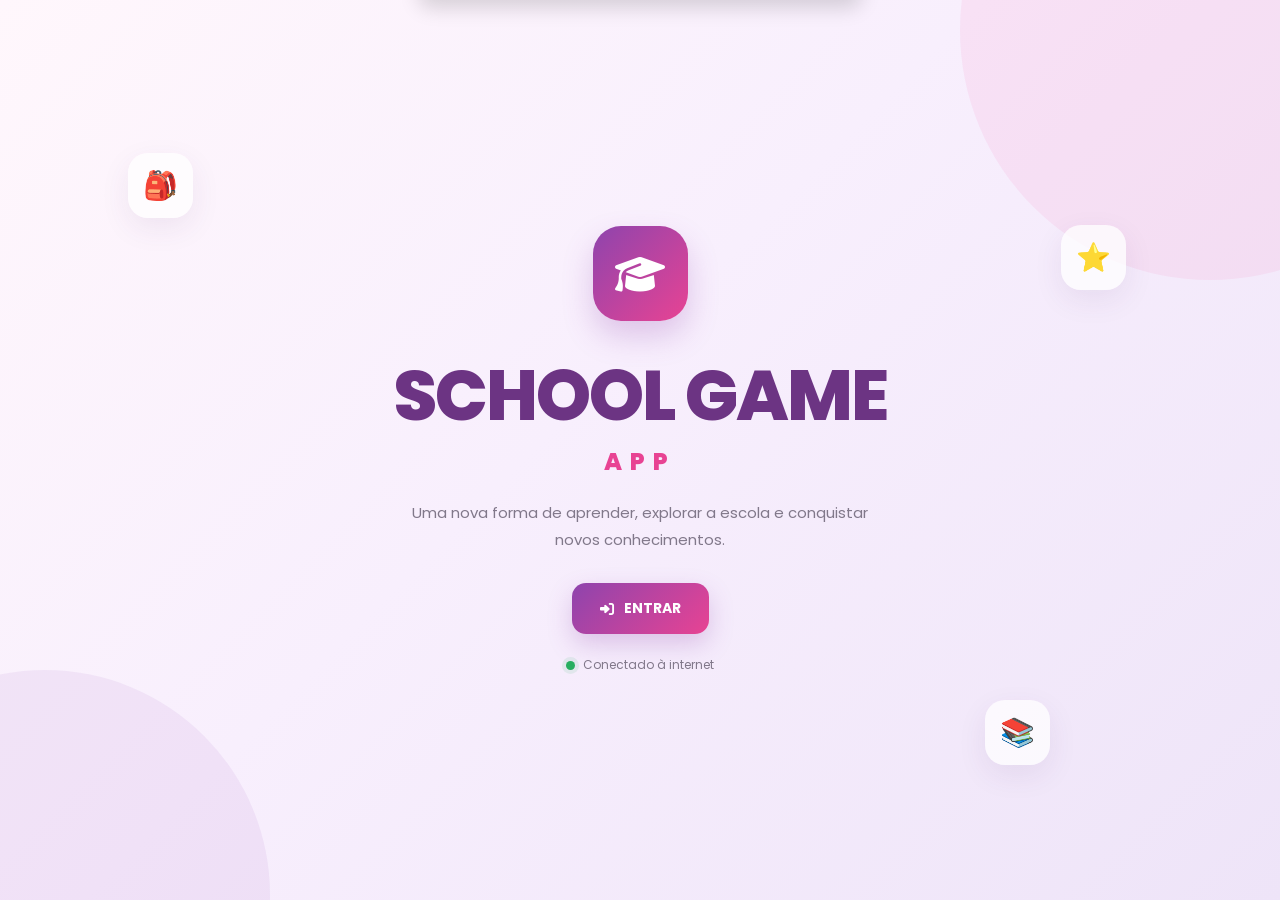
<file: index.html>
<!DOCTYPE html>
<html lang="pt-BR">

<head>

    <meta charset="UTF-8">

    <meta
        name="viewport"
        content="width=device-width, initial-scale=1.0"
    >

    <meta
        name="theme-color"
        content="#8e44ad"
    >

    <meta
        name="description"
        content="School Game App - Conquiste, evolua e aprenda."
    >

    <title>School Game App</title>

    <!-- ==========================================
         PWA
    =========================================== -->

    <link
        rel="manifest"
        href="manifest.json"
    >

    <!-- ==========================================
         FAVICON
    =========================================== -->

    <link
        rel="icon"
        href="data:image/svg+xml,%3Csvg xmlns='http://www.w3.org/2000/svg' viewBox='0 0 100 100'%3E%3Ctext y='.9em' font-size='90'%3E🎒%3C/text%3E%3C/svg%3E"
    >

    <!-- ==========================================
         GOOGLE FONT - POPPINS
    =========================================== -->

    <link
        rel="preconnect"
        href="https://fonts.googleapis.com"
    >

    <link
        rel="preconnect"
        href="https://fonts.gstatic.com"
        crossorigin
    >

    <link
        href="https://fonts.googleapis.com/css2?family=Poppins:wght@400;500;600;700;800&display=swap"
        rel="stylesheet"
    >

    <!-- ==========================================
         FONT AWESOME
    =========================================== -->

    <link
        rel="stylesheet"
        href="https://cdnjs.cloudflare.com/ajax/libs/font-awesome/6.5.2/css/all.min.css"
    >

    <!-- ==========================================
         CSS
    =========================================== -->

    <link
        rel="stylesheet"
        href="styles.css"
    >

</head>

<body>

    <!-- ==========================================
         AVISO OFFLINE
    =========================================== -->

    <div
        id="offlineBanner"
        class="offline-banner"
        role="status"
        aria-live="polite"
    >

        <i class="fa-solid fa-wifi"></i>

        <span>
            Você está offline. Algumas funções podem ficar limitadas.
        </span>

    </div>


    <!-- ==========================================
         TELA INICIAL
    =========================================== -->

    <section
        id="startScreen"
        class="screen start-screen"
    >

        <!-- Decorações -->

        <div class="start-decoration decoration-1">
            🎒
        </div>

        <div class="start-decoration decoration-2">
            ⭐
        </div>

        <div class="start-decoration decoration-3">
            📚
        </div>

        <!-- Conteúdo -->

        <div class="start-content">

            <div class="logo-icon">

                <i class="fa-solid fa-graduation-cap"></i>

            </div>

            <h1>
                SCHOOL GAME
            </h1>

            <div class="start-subtitle">
                APP
            </div>

            <p class="start-description">

                Uma nova forma de aprender,
                explorar a escola e conquistar
                novos conhecimentos.

            </p>

            <!-- BOTÃO PARA LOGIN -->

            <button
                type="button"
                id="startButton"
                class="primary-button"
            >

                <i class="fa-solid fa-right-to-bracket"></i>

                ENTRAR

            </button>

            <!-- Status da conexão -->

            <div class="offline-status">

                <span
                    id="connectionDot"
                ></span>

                <span
                    id="connectionText"
                >
                    Verificando conexão...
                </span>

            </div>

        </div>

    </section>


    

    <!-- ==========================================
         TELA PRINCIPAL
    =========================================== -->

    <section
        id="mainScreen"
        class="screen main-screen hidden"
    >

        <!-- ======================================
             TOPBAR
        ======================================= -->

        <header class="topbar">

            <!-- Marca -->

            <div class="brand">

                <div class="brand-icon">

                    <i class="fa-solid fa-graduation-cap"></i>

                </div>

                <div>

                    <h2>
                        School Game
                    </h2>

                    <span>
                        Conquiste, evolua e aprenda
                    </span>

                </div>

            </div>


            <!-- Parte direita -->

            <div class="topbar-right">

                <!-- Conexão -->

                <div class="connection-indicator">

                    <span
                        id="mainConnectionDot"
                    ></span>

                    <span
                        id="mainConnectionText"
                    >
                        Online
                    </span>

                </div>


                <!-- XP -->

                <div class="xp-box">

                    <i class="fa-solid fa-star"></i>

                    <div>

                        <strong>

                            <span id="xpValue">
                                0
                            </span>

                        </strong>

                        <small>
                            experiência
                        </small>

                    </div>

                </div>


                <!-- Nível -->

                <div class="level-box">

                    <span>
                        NÍVEL
                    </span>

                    <strong id="levelValue">
                        0
                    </strong>

                </div>

            </div>

        </header>


        <!-- ======================================
             CONTEÚDO
        ======================================= -->

        <main class="main-content">

            <!-- ==================================
                 BOAS-VINDAS
            =================================== -->

            <section class="welcome-card">

                <div class="welcome-text">

                    <span class="small-title">
                        BEM-VINDO(A) AO SCHOOL GAME
                    </span>

                    <h1>

                        Aprenda.
                        <span>
                            Evolua.
                        </span>
                        Conquiste.

                    </h1>

                    <p>

                        Explore as matérias,
                        descubra novos conhecimentos,
                        responda perguntas e conquiste
                        XP durante sua jornada.

                    </p>

                    <button
                        type="button"
                        id="continueButton"
                        class="secondary-button"
                    >

                        <i class="fa-solid fa-arrow-right"></i>

                        Continuar jornada

                    </button>

                </div>


                <!-- Ilustração -->

                <div class="welcome-illustration">

                    <div class="illustration-circle">

                        <i class="fa-solid fa-school"></i>

                    </div>

                    <div class="floating-icon icon-book">

                        <i class="fa-solid fa-book"></i>

                    </div>

                    <div class="floating-icon icon-star">

                        <i class="fa-solid fa-star"></i>

                    </div>

                    <div class="floating-icon icon-trophy">

                        <i class="fa-solid fa-trophy"></i>

                    </div>

                </div>

            </section>


            <!-- ==================================
                 MENU
            =================================== -->

            <section class="menu-section">

                <div class="section-heading">

                    <div>

                        <span>
                            EXPLORE
                        </span>

                        <h2>
                            O que você quer fazer?
                        </h2>

                    </div>

                </div>


                <div class="menu-grid">

                    <!-- MATÉRIAS -->

                    <button
                        type="button"
                        class="menu-card"
                        data-section="subjects"
                    >

                        <div class="menu-icon">

                            <i class="fa-solid fa-book-open"></i>

                        </div>

                        <div class="menu-card-content">

                            <h3>
                                Matérias
                            </h3>

                            <p>
                                Estude e explore
                                diferentes matérias.
                            </p>

                        </div>

                        <i
                            class="fa-solid fa-chevron-right arrow"
                        ></i>

                    </button>


                    <!-- SECRETARIA -->

                    <button
                        type="button"
                        class="menu-card"
                        data-section="secretary"
                    >

                        <div class="menu-icon">

                            <i class="fa-solid fa-school"></i>

                        </div>

                        <div class="menu-card-content">

                            <h3>
                                Secretaria
                            </h3>

                            <p>
                                Consulte informações
                                e contatos da escola.
                            </p>

                        </div>

                        <i
                            class="fa-solid fa-chevron-right arrow"
                        ></i>

                    </button>


                    <!-- SOBRE -->

                    <button
                        type="button"
                        class="menu-card"
                        data-section="about"
                    >

                        <div class="menu-icon">

                            <i class="fa-solid fa-circle-info"></i>

                        </div>

                        <div class="menu-card-content">

                            <h3>
                                Sobre
                            </h3>

                            <p>
                                Saiba mais sobre
                                o School Game.
                            </p>

                        </div>

                        <i
                            class="fa-solid fa-chevron-right arrow"
                        ></i>

                    </button>


                    <!-- CONFIGURAÇÕES -->

                    <button
                        type="button"
                        class="menu-card"
                        data-section="settings"
                    >

                        <div class="menu-icon">

                            <i class="fa-solid fa-gear"></i>

                        </div>

                        <div class="menu-card-content">

                            <h3>
                                Configurações
                            </h3>

                            <p>
                                Personalize o aplicativo
                                do seu jeito.
                            </p>

                        </div>

                        <i
                            class="fa-solid fa-chevron-right arrow"
                        ></i>

                    </button>

                </div>

            </section>


            <!-- ==================================
                 PERGUNTAS
            =================================== -->

            <section class="question-card">

                <div class="question-icon">

                    <i class="fa-solid fa-robot"></i>

                </div>


                <div class="question-content">

                    <span>
                        ASSISTENTE
                    </span>

                    <h2>
                        Tem alguma dúvida?
                    </h2>

                    <p>
                        Faça uma pergunta e
                        descubra a resposta.
                    </p>

                </div>


                <div class="question-input-area">

                    <input
                        type="text"
                        id="questionInput"
                        placeholder="Digite sua pergunta..."
                        autocomplete="off"
                        aria-label="Digite sua pergunta"
                    >

                    <button
                        type="button"
                        id="questionButton"
                        title="Enviar pergunta"
                        aria-label="Enviar pergunta"
                    >

                        <i class="fa-solid fa-paper-plane"></i>

                    </button>

                </div>

            </section>


            <!-- ==================================
                 MINI GAMES
            =================================== -->

            <section class="games-section">

                <div class="section-heading">

                    <div>

                        <span>
                            DIVERSÃO
                        </span>

                        <h2>
                            Mini Games
                        </h2>

                    </div>

                </div>


                <div class="games-grid">

                    <!-- QUIZ -->

                    <button
                        type="button"
                        class="game-card"
                        data-game="quiz"
                    >

                        <i class="fa-solid fa-circle-question"></i>

                        <div>

                            <strong>
                                Quiz
                            </strong>

                            <small>
                                Teste seus conhecimentos
                            </small>

                        </div>

                    </button>


                    <!-- MEMÓRIA -->

                    <button
                        type="button"
                        class="game-card"
                        data-game="memory"
                    >

                        <i class="fa-solid fa-brain"></i>

                        <div>

                            <strong>
                                Memória
                            </strong>

                            <small>
                                Exercite sua memória
                            </small>

                        </div>

                    </button>


                    <!-- DESAFIO -->

                    <button
                        type="button"
                        class="game-card"
                        data-game="challenge"
                    >

                        <i class="fa-solid fa-trophy"></i>

                        <div>

                            <strong>
                                Desafio
                            </strong>

                            <small>
                                Aceite um novo desafio
                            </small>

                        </div>

                    </button>

                </div>

            </section>

        </main>

    </section>


    <!-- ==========================================
         MODAL
    =========================================== -->

    <div
        id="modal"
        class="modal hidden"
        role="dialog"
        aria-modal="true"
    >

        <!-- Fundo -->

        <div
            class="modal-overlay"
            id="modalOverlay"
        ></div>

        <!-- Caixa -->

        <div class="modal-box">

            <!-- Fechar -->

            <button
                type="button"
                id="closeModal"
                class="close-modal"
                aria-label="Fechar"
            >

                <i class="fa-solid fa-xmark"></i>

            </button>

            <!-- Conteúdo colocado pelo JavaScript -->

            <div id="modalContent">

            </div>

        </div>

    </div>


    <!-- ==========================================
         TOAST
    =========================================== -->

    <div
        id="toast"
        class="toast"
        role="status"
        aria-live="polite"
    >

        <i class="fa-solid fa-circle-check"></i>

        <span id="toastMessage">
            Concluído!
        </span>

    </div>


    <!-- ==========================================
         JAVASCRIPT PRINCIPAL
    =========================================== -->

    <script src="script.js"></script>


    <!-- ==========================================
         SERVICE WORKER
    =========================================== -->

    <script>

        if ("serviceWorker" in navigator) {

            window.addEventListener("load", () => {

                /*
                 * Service Workers precisam de HTTPS
                 * ou ambiente local.
                 */

                const ambienteSeguro =
                    window.isSecureContext ||
                    location.hostname === "localhost" ||
                    location.hostname === "127.0.0.1";

                if (!ambienteSeguro) {

                    console.info(
                        "Service Worker não registrado: o app não está em um ambiente seguro."
                    );

                    return;

                }

                navigator.serviceWorker
                    .register("./service-worker.js")

                    .then(registration => {

                        console.log(
                            "Service Worker registrado:",
                            registration.scope
                        );

                    })

                    .catch(error => {

                        console.error(
                            "Erro ao registrar Service Worker:",
                            error
                        );

                    });

            });

        }

    </script>

</body>

</html>
</file>
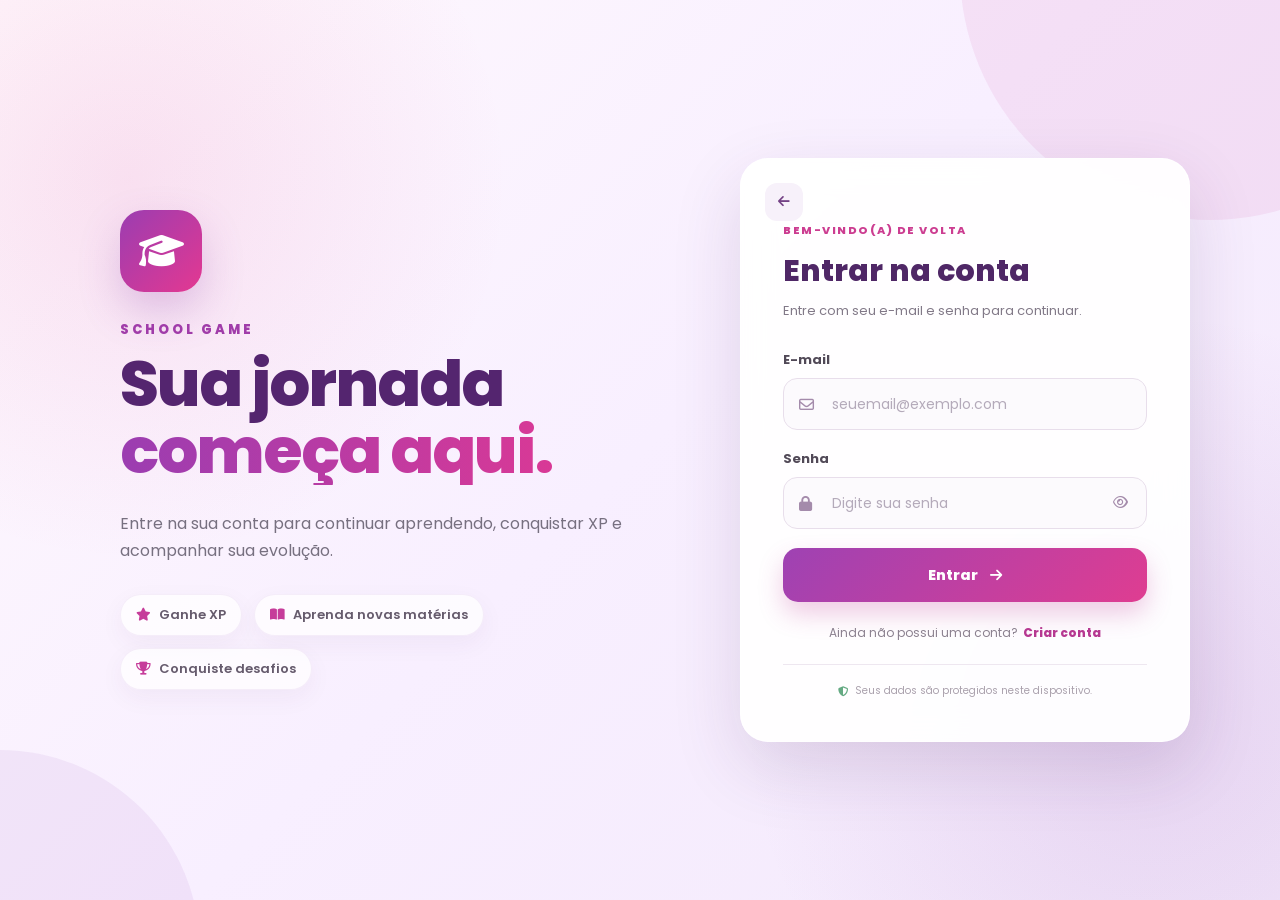
<file: login.html>
<!DOCTYPE html>
<html lang="pt-BR">

<head>
    <meta charset="UTF-8">
    <meta name="viewport" content="width=device-width, initial-scale=1.0">

    <title>Login - School Game App</title>

    <!-- Poppins -->
    <link rel="preconnect" href="https://fonts.googleapis.com">
    <link rel="preconnect" href="https://fonts.gstatic.com" crossorigin>

    <link
        href="https://fonts.googleapis.com/css2?family=Poppins:wght@400;500;600;700;800&display=swap"
        rel="stylesheet"
    >

    <!-- Font Awesome -->
    <link
        rel="stylesheet"
        href="https://cdnjs.cloudflare.com/ajax/libs/font-awesome/6.5.2/css/all.min.css"
    >

    <!-- CSS -->
    <link rel="stylesheet" href="styles.css">
</head>

<body>

    <!-- =====================================================
         TELA DE LOGIN / CADASTRO
    ====================================================== -->

    <section id="loginScreen" class="screen login-screen">

        <!-- Decorações -->
        <div class="login-background-decoration login-decoration-1"></div>
        <div class="login-background-decoration login-decoration-2"></div>

        <div class="login-container">

            <!-- LADO ESQUERDO -->
            <div class="login-brand">

                <div class="login-logo">
                    <i class="fa-solid fa-graduation-cap"></i>
                </div>

                <span class="login-mini-title">
                    SCHOOL GAME
                </span>

                <h1>
                    Sua jornada
                    <span>começa aqui.</span>
                </h1>

                <p>
                    Entre na sua conta para continuar
                    aprendendo, conquistar XP e acompanhar
                    sua evolução.
                </p>

                <div class="login-benefits">

                    <div class="login-benefit">
                        <i class="fa-solid fa-star"></i>
                        <span>Ganhe XP</span>
                    </div>

                    <div class="login-benefit">
                        <i class="fa-solid fa-book-open"></i>
                        <span>Aprenda novas matérias</span>
                    </div>

                    <div class="login-benefit">
                        <i class="fa-solid fa-trophy"></i>
                        <span>Conquiste desafios</span>
                    </div>

                </div>

            </div>

            <!-- CARD DE LOGIN -->
            <div class="login-card">

                <!-- VOLTAR -->
                <button
                    type="button"
                    id="backToStart"
                    class="login-back-button"
                    aria-label="Voltar para a tela inicial"
                >
                    <i class="fa-solid fa-arrow-left"></i>
                </button>

                <!-- CABEÇALHO -->
                <div class="login-header">

                    <span class="login-label">
                        BEM-VINDO(A) DE VOLTA
                    </span>

                    <h2 id="loginTitle">
                        Entrar na conta
                    </h2>

                    <p id="loginDescription">
                        Entre com seu e-mail e senha
                        para continuar.
                    </p>

                </div>

                <!-- FORMULÁRIO -->
                <form id="authForm">

                    <!-- NOME -->
                    <div
                        class="form-group hidden"
                        id="nameGroup"
                    >
                        <label for="nameInput">
                            Nome
                        </label>

                        <div class="input-wrapper">

                            <i class="fa-regular fa-user"></i>

                            <input
                                type="text"
                                id="nameInput"
                                placeholder="Digite seu nome"
                                autocomplete="name"
                            >

                        </div>
                    </div>

                    <!-- E-MAIL -->
                    <div class="form-group">

                        <label for="emailInput">
                            E-mail
                        </label>

                        <div class="input-wrapper">

                            <i class="fa-regular fa-envelope"></i>

                            <input
                                type="email"
                                id="emailInput"
                                placeholder="seuemail@exemplo.com"
                                autocomplete="email"
                                required
                            >

                        </div>

                    </div>

                    <!-- SENHA -->
                    <div class="form-group">

                        <label for="passwordInput">
                            Senha
                        </label>

                        <div class="input-wrapper">

                            <i class="fa-solid fa-lock"></i>

                            <input
                                type="password"
                                id="passwordInput"
                                placeholder="Digite sua senha"
                                autocomplete="current-password"
                                minlength="6"
                                required
                            >

                            <button
                                type="button"
                                id="togglePassword"
                                class="password-toggle"
                                aria-label="Mostrar senha"
                            >
                                <i class="fa-regular fa-eye"></i>
                            </button>

                        </div>

                    </div>

                    <!-- MENSAGEM -->
                    <div
                        id="authMessage"
                        class="auth-message"
                        role="alert"
                        aria-live="polite"
                    ></div>

                    <!-- BOTÃO -->
                    <button
                        type="submit"
                        id="authButton"
                        class="login-button"
                    >

                        <span id="authButtonText">
                            Entrar
                        </span>

                        <i class="fa-solid fa-arrow-right"></i>

                    </button>

                </form>

                <!-- LOGIN / CADASTRO -->
                <div class="login-switch">

                    <span id="switchText">
                        Ainda não possui uma conta?
                    </span>

                    <button
                        type="button"
                        id="switchAuthMode"
                    >
                        Criar conta
                    </button>

                </div>

                <!-- SEGURANÇA -->
                <div class="login-security">

                    <i class="fa-solid fa-shield-halved"></i>

                    <span>
                        Seus dados são protegidos neste dispositivo.
                    </span>

                </div>

            </div>

        </div>

    </section>

    <!-- JavaScript -->
    <script src="login.js"></script>

</body>

</html>
</file>
<file: styles.css>
/* =========================================================
   SCHOOL GAME APP
   STYLES.CSS COMPLETO
   ========================================================= */


/* =========================================================
   VARIÁVEIS
   ========================================================= */

   :root {

    --purple: #8e44ad;
    --purple-dark: #6c3483;
    --purple-light: #eadcf3;

    --pink: #e84393;
    --pink-light: #fde8f3;

    --yellow: #f5c542;
    --yellow-light: #fff5cf;

    --green: #27ae60;
    --green-light: #e2f7ea;

    --red: #e74c3c;

    --blue: #3498db;
    --blue-light: #e4f2fc;

    --background: #faf8fc;

    --white: #ffffff;

    --text: #29232f;
    --text-light: #81788a;

    --border: #eee7f2;

    --shadow:
        0 10px 30px rgba(80, 40, 100, 0.08);

    --shadow-hover:
        0 15px 35px rgba(80, 40, 100, 0.14);

    --radius: 20px;

}


/* =========================================================
   RESET
   ========================================================= */

* {

    margin: 0;

    padding: 0;

    box-sizing: border-box;

}


html {

    scroll-behavior: smooth;

}


body {

    font-family:
        "Poppins",
        Arial,
        sans-serif;

    background:
        var(--background);

    color:
        var(--text);

    min-height: 100vh;

    transition:
        background 0.3s ease,
        color 0.3s ease;

}


button,
input {

    font-family: inherit;

}


button {

    cursor: pointer;

    border: none;

}


.hidden {

    display: none !important;

}


/* =========================================================
   TELA
   ========================================================= */

.screen {

    min-height: 100vh;

}


/* =========================================================
   TELA INICIAL
   ========================================================= */

.start-screen {

    min-height: 100vh;

    display: flex;

    align-items: center;

    justify-content: center;

    position: relative;

    overflow: hidden;

    padding: 30px;

    background:
        linear-gradient(
            135deg,
            #fff7fc 0%,
            #f8effd 45%,
            #eee4f8 100%
        );

}


.start-screen::before {

    content: "";

    position: absolute;

    width: 500px;

    height: 500px;

    border-radius: 50%;

    background:
        rgba(232, 67, 147, 0.08);

    top: -220px;

    right: -180px;

}


.start-screen::after {

    content: "";

    position: absolute;

    width: 450px;

    height: 450px;

    border-radius: 50%;

    background:
        rgba(142, 68, 173, 0.08);

    bottom: -220px;

    left: -180px;

}


/* =========================================================
   CONTEÚDO DA TELA INICIAL
   ========================================================= */

.start-content {

    position: relative;

    z-index: 2;

    text-align: center;

    max-width: 650px;

    width: 100%;

}


.logo-icon {

    width: 95px;

    height: 95px;

    margin:
        0 auto 22px;

    border-radius: 28px;

    display: flex;

    align-items: center;

    justify-content: center;

    color: white;

    font-size: 40px;

    background:
        linear-gradient(
            135deg,
            var(--purple),
            var(--pink)
        );

    box-shadow:
        0 15px 30px
        rgba(142, 68, 173, 0.25);

}


.start-content h1 {

    font-size:
        clamp(38px, 7vw, 70px);

    font-weight: 800;

    letter-spacing: -2px;

    color:
        var(--purple-dark);

}


.start-subtitle {

    font-size: 24px;

    font-weight: 800;

    letter-spacing: 8px;

    color:
        var(--pink);

    margin-top: -5px;

}


.start-description {

    max-width: 500px;

    margin:
        20px auto 30px;

    color:
        var(--text-light);

    line-height: 1.8;

    font-size: 15px;

}


/* =========================================================
   BOTÃO PRINCIPAL
   ========================================================= */

.primary-button {

    display: inline-flex;

    align-items: center;

    justify-content: center;

    gap: 10px;

    padding:
        15px 28px;

    border-radius: 14px;

    color: white;

    font-weight: 700;

    font-size: 14px;

    background:
        linear-gradient(
            135deg,
            var(--purple),
            var(--pink)
        );

    box-shadow:
        0 10px 25px
        rgba(142, 68, 173, 0.25);

    transition:
        transform 0.25s ease,
        box-shadow 0.25s ease;

}


.primary-button:hover {

    transform:
        translateY(-3px);

    box-shadow:
        0 15px 30px
        rgba(142, 68, 173, 0.3);

}


.primary-button:active {

    transform:
        translateY(0);

}


/* =========================================================
   BOTÃO SECUNDÁRIO
   ========================================================= */

.secondary-button {

    display: inline-flex;

    align-items: center;

    gap: 9px;

    margin-top: 22px;

    padding:
        12px 18px;

    border-radius: 12px;

    background:
        var(--purple-light);

    color:
        var(--purple-dark);

    font-size: 13px;

    font-weight: 700;

    transition:
        0.25s ease;

}


.secondary-button:hover {

    background:
        var(--purple);

    color: white;

    transform:
        translateY(-2px);

}


/* =========================================================
   DECORAÇÕES
   ========================================================= */

.start-decoration {

    position: absolute;

    z-index: 1;

    display: flex;

    align-items: center;

    justify-content: center;

    width: 65px;

    height: 65px;

    border-radius: 20px;

    background:
        rgba(255,255,255,0.75);

    box-shadow:
        var(--shadow);

    font-size: 28px;

    animation:
        floating 4s ease-in-out infinite;

}


.decoration-1 {

    top: 17%;

    left: 10%;

}


.decoration-2 {

    top: 25%;

    right: 12%;

    animation-delay:
        0.8s;

}


.decoration-3 {

    bottom: 15%;

    right: 18%;

    animation-delay:
        1.5s;

}


@keyframes floating {

    0%,
    100% {

        transform:
            translateY(0);

    }

    50% {

        transform:
            translateY(-12px);

    }

}


/* =========================================================
   STATUS OFFLINE - TELA INICIAL
   ========================================================= */

.offline-status {

    display: flex;

    justify-content: center;

    align-items: center;

    gap: 8px;

    margin-top: 22px;

    font-size: 12px;

    color:
        var(--text-light);

}


#connectionDot,
#mainConnectionDot {

    width: 9px;

    height: 9px;

    border-radius: 50%;

    background:
        var(--green);

    display: inline-block;

    box-shadow:
        0 0 0 4px
        rgba(39, 174, 96, 0.1);

}


#connectionDot.offline,
#mainConnectionDot.offline {

    background:
        var(--red);

    box-shadow:
        0 0 0 4px
        rgba(231, 76, 60, 0.1);

}


/* =========================================================
   BANNER OFFLINE
   ========================================================= */

.offline-banner {

    position: fixed;

    z-index: 9999;

    top: 0;

    left: 50%;

    transform:
        translate(-50%, -100%);

    display: flex;

    align-items: center;

    gap: 9px;

    padding:
        10px 18px;

    border-radius:
        0 0 12px 12px;

    background:
        var(--red);

    color: white;

    font-size: 12px;

    font-weight: 600;

    box-shadow:
        0 8px 20px
        rgba(0,0,0,0.15);

    transition:
        transform 0.3s ease;

}


.offline-banner.show {

    transform:
        translate(-50%, 0);

}


/* =========================================================
   TOPBAR
   ========================================================= */

.topbar {

    min-height: 78px;

    padding:
        13px 5%;

    display: flex;

    align-items: center;

    justify-content: space-between;

    gap: 20px;

    position: sticky;

    top: 0;

    z-index: 100;

    background:
        rgba(255,255,255,0.96);

    border-bottom:
        1px solid var(--border);

    backdrop-filter:
        blur(12px);

}


.brand {

    display: flex;

    align-items: center;

    gap: 12px;

}


.brand-icon {

    width: 44px;

    height: 44px;

    border-radius: 13px;

    display: flex;

    align-items: center;

    justify-content: center;

    color: white;

    background:
        linear-gradient(
            135deg,
            var(--purple),
            var(--pink)
        );

}


.brand h2 {

    font-size: 16px;

    line-height: 1.2;

    color:
        var(--purple-dark);

}


.brand span {

    display: block;

    font-size: 9px;

    color:
        var(--text-light);

    margin-top: 3px;

}


/* =========================================================
   TOPBAR DIREITA
   ========================================================= */

.topbar-right {

    display: flex;

    align-items: center;

    gap: 10px;

}


.connection-indicator {

    display: flex;

    align-items: center;

    gap: 7px;

    padding:
        9px 12px;

    border-radius: 10px;

    background:
        var(--green-light);

    color:
        var(--green);

    font-size: 11px;

    font-weight: 600;

}


.xp-box {

    display: flex;

    align-items: center;

    gap: 8px;

    padding:
        8px 12px;

    border-radius: 10px;

    background:
        var(--yellow-light);

}


.xp-box > i {

    color:
        #d9a900;

    font-size: 17px;

}


.xp-box strong {

    display: block;

    font-size: 12px;

}


.xp-box small {

    display: block;

    font-size: 8px;

    color:
        var(--text-light);

}


.level-box {

    min-width: 45px;

    text-align: center;

    padding:
        6px 8px;

    border-radius: 10px;

    color: white;

    background:
        linear-gradient(
            135deg,
            var(--purple),
            var(--pink)
        );

}


.level-box span {

    display: block;

    font-size: 7px;

    opacity: 0.8;

}


.level-box strong {

    display: block;

    font-size: 17px;

}


/* =========================================================
   CONTEÚDO PRINCIPAL
   ========================================================= */

.main-content {

    width: min(
        1180px,
        90%
    );

    margin:
        0 auto;

    padding:
        35px 0 60px;

}


/* =========================================================
   WELCOME CARD
   ========================================================= */

.welcome-card {

    min-height: 310px;

    padding:
        45px;

    border-radius:
        28px;

    display: flex;

    align-items: center;

    justify-content: space-between;

    gap: 30px;

    overflow: hidden;

    position: relative;

    color: white;

    background:
        linear-gradient(
            120deg,
            #7d3c98,
            #a84bc1,
            #e84393
        );

    box-shadow:
        var(--shadow);

}


.welcome-card::after {

    content: "";

    position: absolute;

    width: 320px;

    height: 320px;

    border-radius: 50%;

    right: -80px;

    top: -100px;

    background:
        rgba(255,255,255,0.08);

}


.welcome-text {

    position: relative;

    z-index: 2;

    max-width: 650px;

}


.small-title {

    font-size: 10px;

    font-weight: 700;

    letter-spacing: 2px;

    opacity: 0.8;

}


.welcome-text h1 {

    font-size:
        clamp(28px, 5vw, 48px);

    line-height: 1.15;

    margin:
        10px 0 15px;

    font-weight: 800;

}


.welcome-text h1 span {

    color:
        #ffe7f4;

}


.welcome-text p {

    max-width: 600px;

    font-size: 13px;

    line-height: 1.8;

    opacity: 0.9;

}


.welcome-card .secondary-button {

    background:
        rgba(255,255,255,0.16);

    color: white;

}


.welcome-card .secondary-button:hover {

    background:
        white;

    color:
        var(--purple);

}


/* =========================================================
   ILUSTRAÇÃO
   ========================================================= */

.welcome-illustration {

    width: 260px;

    min-width: 260px;

    height: 230px;

    position: relative;

    display: flex;

    align-items: center;

    justify-content: center;

    z-index: 2;

}


.illustration-circle {

    width: 160px;

    height: 160px;

    border-radius: 50%;

    display: flex;

    align-items: center;

    justify-content: center;

    background:
        rgba(255,255,255,0.14);

    border:
        1px solid
        rgba(255,255,255,0.25);

    font-size: 65px;

}


.floating-icon {

    position: absolute;

    width: 48px;

    height: 48px;

    border-radius: 14px;

    display: flex;

    align-items: center;

    justify-content: center;

    background:
        rgba(255,255,255,0.18);

    backdrop-filter:
        blur(5px);

}


.icon-book {

    left: 15px;

    top: 25px;

}


.icon-star {

    right: 15px;

    top: 45px;

}


.icon-trophy {

    right: 35px;

    bottom: 15px;

}


/* =========================================================
   TÍTULOS DE SEÇÃO
   ========================================================= */

.section-heading {

    margin:
        45px 0 18px;

}


.section-heading span {

    color:
        var(--pink);

    font-size: 9px;

    font-weight: 800;

    letter-spacing: 2px;

}


.section-heading h2 {

    margin-top: 4px;

    font-size: 22px;

    color:
        var(--text);

}


/* =========================================================
   MENU
   ========================================================= */

.menu-grid {

    display: grid;

    grid-template-columns:
        repeat(4, 1fr);

    gap: 15px;

}


.menu-card {

    min-height: 160px;

    padding:
        20px;

    border-radius:
        var(--radius);

    display: flex;

    flex-direction: column;

    align-items: flex-start;

    text-align: left;

    position: relative;

    background:
        var(--white);

    color:
        var(--text);

    border:
        1px solid var(--border);

    box-shadow:
        var(--shadow);

    transition:
        transform 0.25s ease,
        box-shadow 0.25s ease,
        border-color 0.25s ease;

}


.menu-card:hover {

    transform:
        translateY(-5px);

    box-shadow:
        var(--shadow-hover);

    border-color:
        rgba(142,68,173,0.2);

}


.menu-icon {

    width: 45px;

    height: 45px;

    border-radius: 13px;

    display: flex;

    align-items: center;

    justify-content: center;

    color:
        var(--purple);

    background:
        var(--purple-light);

    margin-bottom: 15px;

}


.menu-card:nth-child(2) .menu-icon {

    color:
        var(--pink);

    background:
        var(--pink-light);

}


.menu-card:nth-child(3) .menu-icon {

    color:
        #d09d00;

    background:
        var(--yellow-light);

}


.menu-card:nth-child(4) .menu-icon {

    color:
        var(--blue);

    background:
        var(--blue-light);

}


.menu-card-content h3 {

    font-size: 15px;

    margin-bottom: 5px;

}


.menu-card-content p {

    color:
        var(--text-light);

    font-size: 10px;

    line-height: 1.6;

}


.arrow {

    position: absolute;

    right: 18px;

    bottom: 18px;

    color:
        var(--text-light);

    font-size: 11px;

}


/* =========================================================
   QUESTION CARD
   ========================================================= */

.question-card {

    margin-top: 35px;

    padding:
        25px;

    border-radius:
        var(--radius);

    display: flex;

    align-items: center;

    gap: 18px;

    background:
        var(--white);

    border:
        1px solid var(--border);

    box-shadow:
        var(--shadow);

}


.question-icon {

    width: 52px;

    height: 52px;

    min-width: 52px;

    border-radius: 15px;

    display: flex;

    align-items: center;

    justify-content: center;

    background:
        var(--purple-light);

    color:
        var(--purple);

    font-size: 22px;

}


.question-content {

    min-width: 210px;

}


.question-content span {

    font-size: 8px;

    color:
        var(--pink);

    font-weight: 800;

    letter-spacing: 1px;

}


.question-content h2 {

    font-size: 17px;

    margin-top: 3px;

}


.question-content p {

    font-size: 10px;

    color:
        var(--text-light);

    margin-top: 3px;

}


.question-input-area {

    flex: 1;

    display: flex;

    align-items: center;

    gap: 8px;

    padding:
        7px;

    border-radius: 13px;

    background:
        #f7f4f9;

    border:
        1px solid var(--border);

}


.question-input-area input {

    flex: 1;

    min-width: 0;

    border: none;

    outline: none;

    background:
        transparent;

    padding:
        10px;

    color:
        var(--text);

    font-size: 12px;

}


.question-input-area input::placeholder {

    color:
        #aaa1b0;

}


.question-input-area button {

    width: 40px;

    height: 40px;

    border-radius: 10px;

    color: white;

    background:
        var(--purple);

    transition:
        0.2s ease;

}


.question-input-area button:hover {

    background:
        var(--pink);

    transform:
        scale(1.04);

}


/* =========================================================
   MINI GAMES
   ========================================================= */

.games-section {

    padding-bottom: 20px;

}


.games-grid {

    display: grid;

    grid-template-columns:
        repeat(3, 1fr);

    gap: 15px;

}


.game-card {

    padding:
        18px;

    display: flex;

    align-items: center;

    gap: 15px;

    border-radius:
        var(--radius);

    background:
        var(--white);

    border:
        1px solid var(--border);

    box-shadow:
        var(--shadow);

    text-align: left;

    color:
        var(--text);

    transition:
        0.25s ease;

}


.game-card:hover {

    transform:
        translateY(-4px);

    box-shadow:
        var(--shadow-hover);

}


.game-card > i {

    width: 48px;

    height: 48px;

    min-width: 48px;

    border-radius: 14px;

    display: flex;

    align-items: center;

    justify-content: center;

    background:
        var(--yellow-light);

    color:
        #d09d00;

    font-size: 20px;

}


.game-card:nth-child(2) > i {

    background:
        var(--purple-light);

    color:
        var(--purple);

}


.game-card:nth-child(3) > i {

    background:
        var(--pink-light);

    color:
        var(--pink);

}


.game-card strong {

    display: block;

    font-size: 14px;

}


.game-card small {

    display: block;

    color:
        var(--text-light);

    font-size: 9px;

    margin-top: 4px;

}


/* =========================================================
   MODAL
   ========================================================= */

.modal {

    position: fixed;

    inset: 0;

    z-index: 5000;

    display: flex;

    align-items: center;

    justify-content: center;

    padding: 20px;

}


.modal-overlay {

    position: absolute;

    inset: 0;

    background:
        rgba(20, 12, 25, 0.58);

    backdrop-filter:
        blur(5px);

}


.modal-box {

    width:
        min(520px, 100%);

    max-height:
        85vh;

    overflow-y:
        auto;

    position: relative;

    z-index: 2;

    padding:
        32px;

    border-radius:
        24px;

    background:
        var(--white);

    color:
        var(--text);

    box-shadow:
        0 25px 70px
        rgba(0,0,0,0.2);

    animation:
        modalOpen 0.25s ease;

}


@keyframes modalOpen {

    from {

        opacity: 0;

        transform:
            translateY(15px)
            scale(0.97);

    }

    to {

        opacity: 1;

        transform:
            translateY(0)
            scale(1);

    }

}


.modal-box h2 {

    font-size: 22px;

    display: flex;

    align-items: center;

    gap: 10px;

    color:
        var(--purple-dark);

}


.modal-box h2 i {

    color:
        var(--purple);

}


.modal-box > p {

    margin-top: 12px;

    color:
        var(--text-light);

    font-size: 12px;

    line-height: 1.7;

}


.close-modal {

    position: absolute;

    top: 16px;

    right: 16px;

    width: 35px;

    height: 35px;

    border-radius: 10px;

    background:
        #f5f1f7;

    color:
        var(--text-light);

    display: flex;

    align-items: center;

    justify-content: center;

    transition:
        0.2s ease;

}


.close-modal:hover {

    background:
        var(--pink-light);

    color:
        var(--pink);

}


/* =========================================================
   LISTA DO MODAL
   ========================================================= */

.modal-list {

    display: grid;

    grid-template-columns:
        repeat(2, 1fr);

    gap: 10px;

    margin-top: 22px;

}


.modal-item {

    min-height: 50px;

    padding:
        13px 15px;

    border-radius: 12px;

    display: flex;

    align-items: center;

    border:
        1px solid var(--border);

    background:
        #faf8fc;

    color:
        var(--text);

    font-size: 11px;

    font-weight: 600;

    transition:
        0.2s ease;

}


button.modal-item {

    cursor: pointer;

}


.modal-item:hover {

    background:
        var(--purple-light);

    border-color:
        rgba(142,68,173,0.25);

    transform:
        translateY(-2px);

}


/* =========================================================
   CONFIGURAÇÕES
   ========================================================= */

.settings-options {

    display: flex;

    flex-direction: column;

    gap: 12px;

    margin-top: 22px;

}


.theme-option {

    width: 100%;

    display: flex;

    align-items: center;

    gap: 15px;

    padding: 16px;

    border-radius: 15px;

    background:
        #faf8fc;

    border:
        2px solid transparent;

    text-align: left;

    color:
        var(--text);

    transition:
        0.25s ease;

}


.theme-option:hover {

    transform:
        translateY(-2px);

    border-color:
        rgba(142,68,173,0.3);

}


.theme-option.active {

    border-color:
        var(--purple);

    background:
        var(--pink-light);

}


.theme-option-icon {

    width: 45px;

    height: 45px;

    min-width: 45px;

    border-radius: 12px;

    display: flex;

    align-items: center;

    justify-content: center;

    background:
        linear-gradient(
            135deg,
            var(--purple),
            var(--pink)
        );

    color: white;

    font-size: 18px;

}


.theme-option-text {

    flex: 1;

}


.theme-option-text strong {

    display: block;

    font-size: 14px;

    margin-bottom: 3px;

}


.theme-option-text small {

    color:
        var(--text-light);

    font-size: 10px;

    line-height: 1.4;

}


.theme-check {

    margin-left: auto;

    width: 25px;

    height: 25px;

    display: flex;

    align-items: center;

    justify-content: center;

    border-radius: 50%;

    color: white;

    background:
        var(--purple);

    opacity: 0;

}


.theme-option.active .theme-check {

    opacity: 1;

}


/* =========================================================
   TOAST
   ========================================================= */

.toast {

    position: fixed;

    z-index: 10000;

    bottom: 25px;

    left: 50%;

    transform:
        translate(-50%, 100px);

    display: flex;

    align-items: center;

    gap: 9px;

    padding:
        12px 18px;

    border-radius: 13px;

    background:
        var(--text);

    color: white;

    font-size: 11px;

    font-weight: 600;

    box-shadow:
        0 10px 30px
        rgba(0,0,0,0.2);

    opacity: 0;

    transition:
        0.3s ease;

}


.toast.show {

    opacity: 1;

    transform:
        translate(-50%, 0);

}


.toast i {

    color:
        #6ee7a0;

}


/* =========================================================
   MODO ESCURO
   ========================================================= */

body.dark-mode {

    --background: #15121b;

    --white: #211c29;

    --text: #f5f1f8;

    --text-light: #b9b1c2;

    --border: #352d3d;

    --purple-light: #34233e;

    --pink-light: #3b2332;

    --yellow-light: #3a321d;

    --green-light: #193425;

    --blue-light: #1d3344;

}


/* =========================================================
   TELA INICIAL - MODO ESCURO
   ========================================================= */

body.dark-mode .start-screen {

    background:
        linear-gradient(
            135deg,
            #17131d 0%,
            #21172a 50%,
            #291b2e 100%
        );

}


body.dark-mode .start-screen::before {

    background:
        rgba(232,67,147,0.06);

}


body.dark-mode .start-screen::after {

    background:
        rgba(142,68,173,0.07);

}


body.dark-mode .start-content h1 {

    color:
        #eee4f5;

}


body.dark-mode .start-description {

    color:
        #bdb2c6;

}


body.dark-mode .start-decoration {

    background:
        rgba(40,32,48,0.85);

}


/* =========================================================
   TOPBAR - MODO ESCURO
   ========================================================= */

body.dark-mode .topbar {

    background:
        rgba(29,25,36,0.96);

    border-color:
        var(--border);

}


body.dark-mode .brand h2 {

    color:
        #eee4f5;

}


/* =========================================================
   CARDS - MODO ESCURO
   ========================================================= */

body.dark-mode .menu-card,
body.dark-mode .question-card,
body.dark-mode .game-card {

    background:
        #211c29;

    border-color:
        var(--border);

    color:
        var(--text);

}


body.dark-mode .menu-card:hover,
body.dark-mode .game-card:hover {

    border-color:
        #59466a;

}


/* =========================================================
   QUESTION INPUT - MODO ESCURO
   ========================================================= */

body.dark-mode .question-input-area {

    background:
        #2a2432;

    border-color:
        #403747;

}


body.dark-mode .question-input-area input {

    color:
        var(--text);

}


/* =========================================================
   MODAL - MODO ESCURO
   ========================================================= */

body.dark-mode .modal-box {

    background:
        #211c29;

    color:
        var(--text);

}


body.dark-mode .modal-item {

    background:
        #2a2432;

    border-color:
        #3b3344;

    color:
        var(--text);

}


body.dark-mode .modal-item:hover {

    background:
        #382b3d;

}


body.dark-mode .close-modal {

    background:
        #2a2432;

    color:
        var(--text-light);

}


body.dark-mode .close-modal:hover {

    background:
        #382b3d;

    color:
        var(--pink);

}


/* =========================================================
   CONFIGURAÇÕES - MODO ESCURO
   ========================================================= */

body.dark-mode .theme-option {

    background:
        #2a2432;

    border-color:
        transparent;

}


body.dark-mode .theme-option:hover {

    border-color:
        #59466a;

}


body.dark-mode .theme-option.active {

    background:
        #382b3d;

    border-color:
        var(--purple);

}


/* =========================================================
   RESPONSIVIDADE
   ========================================================= */

@media (max-width: 1000px) {

    .menu-grid {

        grid-template-columns:
            repeat(2, 1fr);

    }


    .welcome-card {

        padding: 35px;

    }


    .welcome-illustration {

        width: 210px;

        min-width: 210px;

    }

}


@media (max-width: 800px) {

    .topbar {

        padding:
            12px 4%;

    }


    .connection-indicator {

        display: none;

    }


    .welcome-card {

        flex-direction: column;

        align-items: flex-start;

    }


    .welcome-illustration {

        display: none;

    }


    .question-card {

        flex-direction: column;

        align-items: stretch;

    }


    .question-content {

        min-width: 0;

    }


    .games-grid {

        grid-template-columns:
            1fr;

    }

}


@media (max-width: 600px) {

    .start-screen {

        padding:
            20px;

    }


    .logo-icon {

        width: 80px;

        height: 80px;

        font-size: 32px;

    }


    .start-content h1 {

        font-size: 40px;

    }


    .start-subtitle {

        font-size: 18px;

        letter-spacing: 5px;

    }


    .start-decoration {

        display: none;

    }


    .topbar {

        min-height: 68px;

    }


    .brand span {

        display: none;

    }


    .brand-icon {

        width: 40px;

        height: 40px;

    }


    .brand h2 {

        font-size: 14px;

    }


    .xp-box {

        display: none;

    }


    .main-content {

        width: 92%;

        padding-top: 22px;

    }


    .welcome-card {

        padding:
            28px 22px;

        border-radius:
            22px;

    }


    .welcome-text h1 {

        font-size: 30px;

    }


    .menu-grid {

        grid-template-columns:
            1fr;

    }


    .menu-card {

        min-height: 125px;

    }


    .modal-box {

        padding:
            25px 20px;

        border-radius:
            20px;

    }


    .modal-list {

        grid-template-columns:
            1fr;

    }

}


@media (max-width: 400px) {

    .level-box {

        display: none;

    }


    .start-content h1 {

        font-size: 34px;

    }


    .welcome-text h1 {

        font-size: 27px;

    }


    .question-card {

        padding:
            20px 16px;

    }

}


/* =========================================================
   ACESSIBILIDADE
   ========================================================= */

button:focus-visible,
input:focus-visible {

    outline:
        3px solid
        rgba(142,68,173,0.35);

    outline-offset:
        3px;

}


/* =========================================================
   SCROLLBAR
   ========================================================= */

::-webkit-scrollbar {

    width: 8px;

}


::-webkit-scrollbar-track {

    background:
        var(--background);

}


::-webkit-scrollbar-thumb {

    background:
        #c7b2d2;

    border-radius:
        10px;

}


::-webkit-scrollbar-thumb:hover {

    background:
        var(--purple);

}


/* =========================================================
   SELEÇÃO DE TEXTO
   ========================================================= */

::selection {

    background:
        var(--purple);

    color:
        white;

}

/* =========================================================
   TELA DE LOGIN
========================================================= */

.login-screen {
    min-height: 100vh;
    position: relative;
    overflow: hidden;

    display: flex;
    align-items: center;
    justify-content: center;

    padding: 40px;

    background:
        radial-gradient(
            circle at 10% 20%,
            rgba(219, 61, 143, 0.12),
            transparent 28%
        ),
        radial-gradient(
            circle at 90% 80%,
            rgba(142, 68, 173, 0.14),
            transparent 30%
        ),
        linear-gradient(
            135deg,
            #fff9fd 0%,
            #f8efff 50%,
            #f3e9fb 100%
        );
}


/* Decorações */

.login-background-decoration {
    position: absolute;

    border-radius: 50%;

    pointer-events: none;
}

.login-decoration-1 {
    width: 500px;
    height: 500px;

    top: -280px;
    right: -180px;

    background: rgba(204, 76, 170, 0.10);
}

.login-decoration-2 {
    width: 400px;
    height: 400px;

    bottom: -250px;
    left: -200px;

    background: rgba(142, 68, 173, 0.08);
}


/* Container */

.login-container {
    width: min(1100px, 100%);

    display: grid;
    grid-template-columns: 1fr 450px;

    gap: 80px;

    align-items: center;

    position: relative;
    z-index: 2;
}


/* =========================================================
   LADO ESQUERDO
========================================================= */

.login-brand {
    padding: 30px;
}

.login-logo {
    width: 82px;
    height: 82px;

    display: flex;
    align-items: center;
    justify-content: center;

    border-radius: 24px;

    background:
        linear-gradient(
            135deg,
            #9b3db1,
            #e43891
        );

    color: white;

    font-size: 36px;

    box-shadow:
        0 18px 40px rgba(142, 68, 173, 0.25);

    margin-bottom: 28px;
}

.login-mini-title {
    display: block;

    color: #a03ca9;

    font-size: 13px;
    font-weight: 800;

    letter-spacing: 3px;

    margin-bottom: 10px;
}

.login-brand h1 {
    margin: 0;

    max-width: 600px;

    color: #54256f;

    font-size: clamp(42px, 5vw, 68px);

    line-height: 1.05;

    font-weight: 800;

    letter-spacing: -2px;
}

.login-brand h1 span {
    display: block;

    background:
        linear-gradient(
            90deg,
            #9b3db1,
            #e43891
        );

    -webkit-background-clip: text;
    background-clip: text;

    color: transparent;
}

.login-brand p {
    max-width: 560px;

    margin: 25px 0;

    color: #777080;

    font-size: 16px;

    line-height: 1.7;
}


/* Benefícios */

.login-benefits {
    display: flex;
    flex-wrap: wrap;

    gap: 12px;

    margin-top: 30px;
}

.login-benefit {
    display: flex;
    align-items: center;

    gap: 8px;

    padding: 10px 15px;

    border-radius: 30px;

    background: rgba(255, 255, 255, 0.72);

    border: 1px solid rgba(142, 68, 173, 0.08);

    color: #665b6d;

    font-size: 13px;
    font-weight: 600;

    box-shadow:
        0 8px 25px rgba(70, 30, 90, 0.05);
}

.login-benefit i {
    color: #c63c9a;
}


/* =========================================================
   CARD
========================================================= */

.login-card {
    position: relative;

    width: 100%;

    padding: 42px;

    border-radius: 28px;

    background: rgba(255, 255, 255, 0.94);

    border: 1px solid rgba(255, 255, 255, 0.8);

    box-shadow:
        0 25px 70px rgba(74, 38, 91, 0.14);

    backdrop-filter: blur(15px);
}


/* Botão voltar */

.login-back-button {
    position: absolute;

    top: 24px;
    left: 24px;

    width: 38px;
    height: 38px;

    border: none;

    border-radius: 12px;

    background: #f7f1fa;

    color: #744285;

    cursor: pointer;

    transition: 0.2s;
}

.login-back-button:hover {
    background: #eadcf1;

    transform: translateX(-2px);
}


/* Cabeçalho */

.login-header {
    margin-bottom: 30px;

    padding-top: 15px;
}

.login-label {
    color: #cc3d91;

    font-size: 11px;

    font-weight: 800;

    letter-spacing: 1.5px;
}

.login-header h2 {
    margin: 8px 0 7px;

    color: #4f2766;

    font-size: 30px;

    font-weight: 800;
}

.login-header p {
    margin: 0;

    color: #827988;

    font-size: 13px;

    line-height: 1.5;
}


/* =========================================================
   FORMULÁRIO
========================================================= */

.form-group {
    margin-bottom: 19px;
}

.form-group label {
    display: block;

    margin-bottom: 8px;

    color: #514957;

    font-size: 13px;

    font-weight: 700;
}

.input-wrapper {
    position: relative;

    display: flex;
    align-items: center;
}

.input-wrapper > i {
    position: absolute;

    left: 16px;

    color: #a48bab;

    font-size: 15px;

    pointer-events: none;
}

.input-wrapper input {
    width: 100%;

    height: 52px;

    padding: 0 48px;

    border: 1.5px solid #e8deeb;

    border-radius: 14px;

    outline: none;

    background: #fcfafd;

    color: #413747;

    font-family: inherit;

    font-size: 14px;

    transition: 0.2s;
}

.input-wrapper input::placeholder {
    color: #b4aaba;
}

.input-wrapper input:focus {
    border-color: #bd4ba7;

    background: white;

    box-shadow:
        0 0 0 4px rgba(189, 75, 167, 0.08);
}


/* Mostrar senha */

.password-toggle {
    position: absolute;

    right: 8px;

    width: 38px;
    height: 38px;

    border: none;

    border-radius: 10px;

    background: transparent;

    color: #a48bab;

    cursor: pointer;
}

.password-toggle:hover {
    background: #f5edf8;

    color: #863c99;
}


/* =========================================================
   MENSAGEM
========================================================= */

.auth-message {
    min-height: 0;

    margin-bottom: 10px;

    color: #d13e6c;

    font-size: 12px;

    font-weight: 600;
}

.auth-message.success {
    color: #249b62;
}


/* =========================================================
   BOTÃO LOGIN
========================================================= */

.login-button {
    width: 100%;

    height: 54px;

    border: none;

    border-radius: 15px;

    display: flex;

    align-items: center;

    justify-content: center;

    gap: 12px;

    background:
        linear-gradient(
            135deg,
            #9e42b3,
            #df3d91
        );

    color: white;

    font-family: inherit;

    font-size: 14px;

    font-weight: 800;

    cursor: pointer;

    box-shadow:
        0 12px 25px rgba(190, 57, 146, 0.25);

    transition:
        transform 0.2s,
        box-shadow 0.2s;
}

.login-button:hover {
    transform: translateY(-2px);

    box-shadow:
        0 16px 30px rgba(190, 57, 146, 0.32);
}

.login-button:active {
    transform: translateY(0);
}


/* =========================================================
   TROCAR LOGIN / CADASTRO
========================================================= */

.login-switch {
    margin-top: 22px;

    display: flex;

    align-items: center;

    justify-content: center;

    gap: 5px;

    flex-wrap: wrap;

    color: #8b818f;

    font-size: 12px;
}

.login-switch button {
    border: none;

    padding: 0;

    background: transparent;

    color: #b63891;

    font-family: inherit;

    font-size: 12px;

    font-weight: 800;

    cursor: pointer;
}

.login-switch button:hover {
    text-decoration: underline;
}


/* Segurança */

.login-security {
    margin-top: 22px;

    padding-top: 18px;

    border-top: 1px solid #eee7f0;

    display: flex;

    align-items: center;

    justify-content: center;

    gap: 7px;

    color: #aaa1ad;

    font-size: 10px;
}

.login-security i {
    color: #65aa83;
}


/* =========================================================
   RESPONSIVO
========================================================= */

@media (max-width: 900px) {

    .login-container {
        grid-template-columns: 1fr;

        gap: 25px;

        max-width: 520px;
    }

    .login-brand {
        text-align: center;

        padding: 10px;
    }

    .login-logo {
        margin-left: auto;
        margin-right: auto;
    }

    .login-brand h1 {
        font-size: 42px;
    }

    .login-benefits {
        justify-content: center;
    }

}


@media (max-width: 550px) {

    .login-screen {
        padding: 20px;
    }

    .login-brand {
        display: none;
    }

    .login-card {
        padding: 32px 22px;
    }

}


/* =========================================================
   ESTADO DE CARREGAMENTO
========================================================= */

.login-button.loading {
    pointer-events: none;

    opacity: 0.75;
}

.login-button.loading i {
    animation: loginSpin 0.8s linear infinite;
}

@keyframes loginSpin {

    from {
        transform: rotate(0deg);
    }

    to {
        transform: rotate(360deg);
    }

}
</file>
